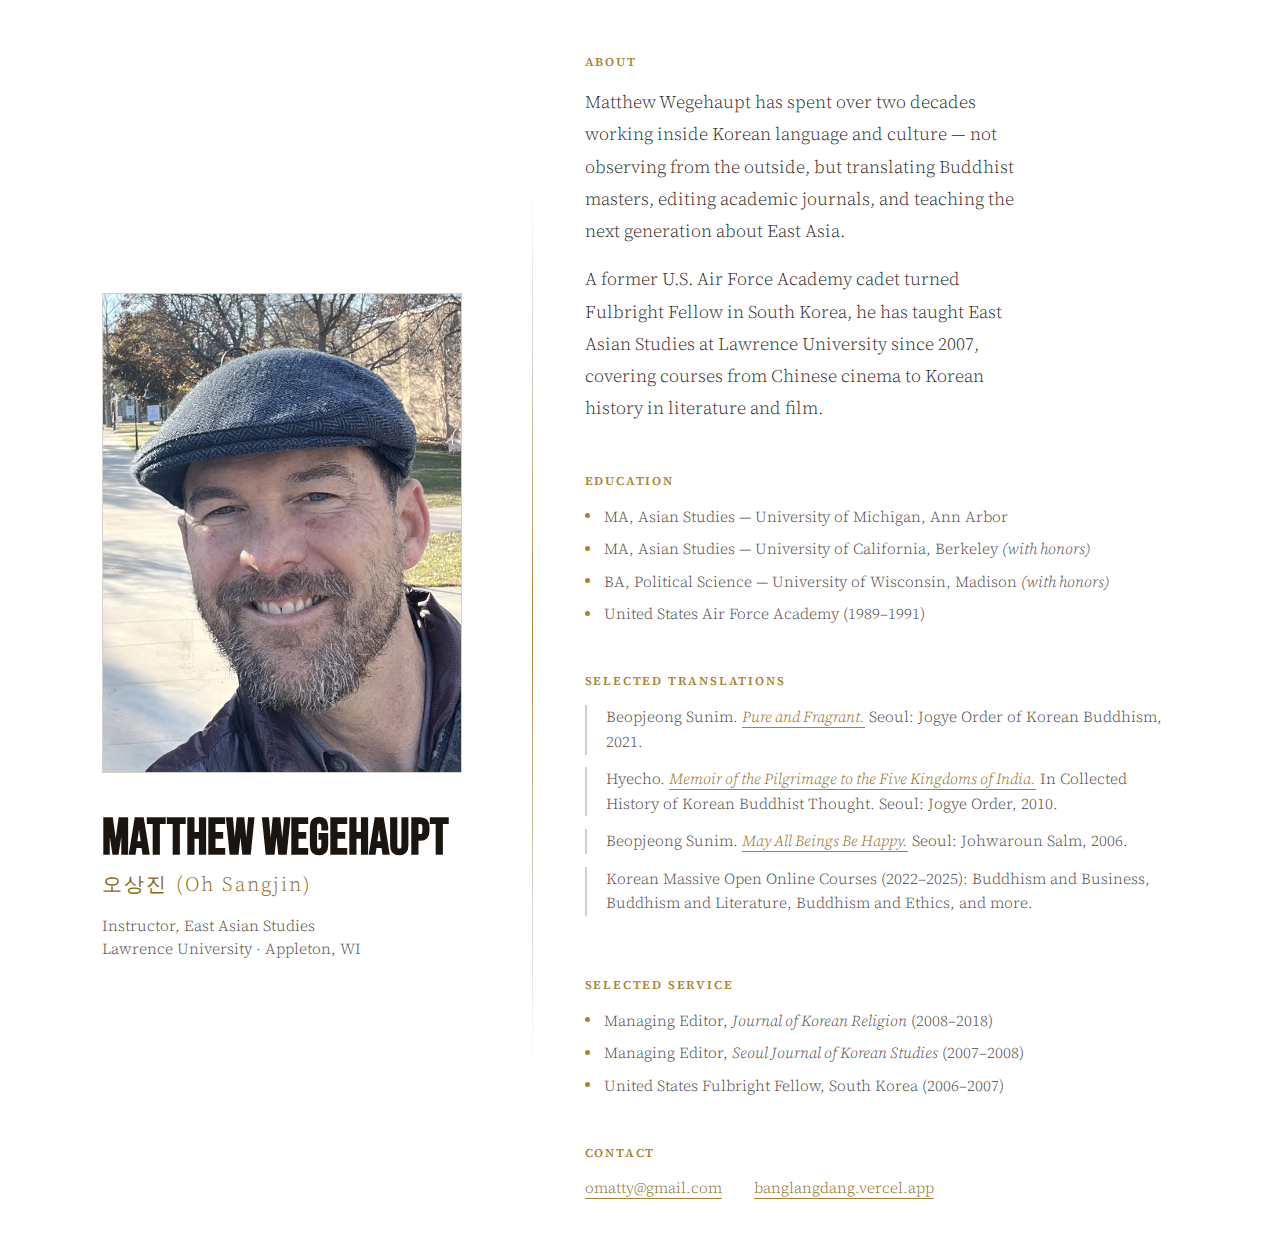
<file: bio.html>
<!DOCTYPE html>
<html lang="en">
<head>
    <meta charset="UTF-8">
    <meta name="viewport" content="width=device-width, initial-scale=1.0">
    <title>Matthew Wegehaupt — 오상진</title>
    <link rel="preconnect" href="https://fonts.googleapis.com">
    <link rel="preconnect" href="https://fonts.gstatic.com" crossorigin>
    <link href="https://fonts.googleapis.com/css2?family=Bebas+Neue&family=Source+Serif+4:ital,opsz,wght@0,8..60,300;0,8..60,400;0,8..60,600;1,8..60,300;1,8..60,400&display=swap" rel="stylesheet">
    <style>
        :root {
            --black: #ffffff;
            --dark: #f8f7f5;
            --dark-surface: #f0eeeb;
            --dark-border: #d4d0c8;
            --warm-gray: #6b6560;
            --light-gray: #4a453f;
            --cream: #2a2520;
            --white: #1a1510;
            --amber: #8b6914;
            --amber-dim: #a68530;
            --font-display: 'Bebas Neue', sans-serif;
            --font-body: 'Source Serif 4', Georgia, serif;
        }

        *, *::before, *::after {
            margin: 0;
            padding: 0;
            box-sizing: border-box;
        }

        html {
            background: var(--black);
        }

        body {
            font-family: var(--font-body);
            background: var(--black);
            color: var(--cream);
            -webkit-font-smoothing: antialiased;
            min-height: 100vh;
        }

        ::selection {
            background: var(--amber);
            color: var(--black);
        }

        /* ---- BACK LINK ---- */
        .back-link {
            position: fixed;
            top: 2rem;
            left: 3vw;
            font-family: var(--font-body);
            font-size: 0.85rem;
            font-weight: 300;
            color: var(--warm-gray);
            text-decoration: none;
            letter-spacing: 0.05em;
            z-index: 100;
            transition: color 0.3s;
        }

        .back-link:hover {
            color: var(--amber);
        }

        /* ---- LAYOUT ---- */
        .bio {
            display: grid;
            grid-template-columns: 1fr 1.4fr;
            min-height: 100vh;
            gap: 0;
        }

        /* ---- LEFT: PHOTO + NAME ---- */
        .bio__photo-col {
            display: flex;
            flex-direction: column;
            justify-content: center;
            padding: 6vh 4vw 6vh 8vw;
            position: relative;
        }

        .bio__photo-col::after {
            content: '';
            position: absolute;
            right: 0;
            top: 15%;
            height: 70%;
            width: 1px;
            background: linear-gradient(
                to bottom,
                transparent,
                var(--dark-border) 20%,
                var(--amber-dim) 50%,
                var(--dark-border) 80%,
                transparent
            );
        }

        .bio__photo-wrapper {
            width: 100%;
            max-width: 360px;
            aspect-ratio: 3 / 4;
            overflow: hidden;
            margin-bottom: 2.5rem;
            position: relative;
        }

        .bio__photo-wrapper::after {
            content: '';
            position: absolute;
            inset: 0;
            border: 1px solid var(--dark-border);
            pointer-events: none;
        }

        .bio__photo {
            width: 100%;
            height: 100%;
            object-fit: cover;
            object-position: center 15%;
            filter: grayscale(0.15) contrast(1.05);
        }

        .bio__name {
            font-family: var(--font-display);
            font-size: clamp(2.2rem, 4vw, 3.5rem);
            line-height: 1;
            color: var(--white);
            margin-bottom: 0.4rem;
        }

        .bio__name-kr {
            font-family: var(--font-body);
            font-size: clamp(1.1rem, 1.6vw, 1.3rem);
            font-weight: 300;
            color: var(--amber);
            letter-spacing: 0.1em;
            margin-bottom: 1rem;
        }

        .bio__role {
            font-family: var(--font-body);
            font-size: clamp(0.9rem, 1.2vw, 1.05rem);
            font-weight: 300;
            color: var(--light-gray);
            line-height: 1.5;
        }

        /* ---- RIGHT: BIO CONTENT ---- */
        .bio__content-col {
            display: flex;
            flex-direction: column;
            justify-content: center;
            padding: 6vh 8vw 6vh 4vw;
        }

        .bio__section {
            margin-bottom: 3rem;
        }

        .bio__section:last-child {
            margin-bottom: 0;
        }

        .bio__section-label {
            font-family: var(--font-body);
            font-size: 0.75rem;
            font-weight: 600;
            text-transform: uppercase;
            letter-spacing: 0.15em;
            color: var(--amber-dim);
            margin-bottom: 1rem;
        }

        .bio__text {
            font-family: var(--font-body);
            font-size: clamp(1rem, 1.4vw, 1.15rem);
            font-weight: 300;
            line-height: 1.8;
            color: var(--cream);
            max-width: 50ch;
        }

        .bio__text + .bio__text {
            margin-top: 1rem;
        }

        /* ---- CREDENTIALS LIST ---- */
        .bio__credentials {
            list-style: none;
            display: flex;
            flex-direction: column;
            gap: 0.6rem;
        }

        .bio__credentials li {
            font-family: var(--font-body);
            font-size: clamp(0.9rem, 1.2vw, 1rem);
            font-weight: 300;
            color: var(--light-gray);
            padding-left: 1.2rem;
            position: relative;
            line-height: 1.5;
        }

        .bio__credentials li::before {
            content: '';
            position: absolute;
            left: 0;
            top: 0.55em;
            width: 5px;
            height: 5px;
            background: var(--amber-dim);
            border-radius: 50%;
        }

        /* ---- PUBLICATIONS ---- */
        .bio__pub {
            font-family: var(--font-body);
            font-size: clamp(0.9rem, 1.2vw, 1rem);
            font-weight: 300;
            color: var(--light-gray);
            line-height: 1.6;
            margin-bottom: 0.8rem;
            padding-left: 1.2rem;
            border-left: 2px solid var(--dark-border);
        }

        .bio__pub em {
            color: var(--cream);
        }

        .bio__pub a {
            color: var(--amber);
            text-decoration: none;
            border-bottom: 1px solid var(--amber-dim);
            transition: border-color 0.3s;
        }

        .bio__pub a:hover {
            border-color: var(--amber);
        }

        .bio__pub a em {
            color: var(--amber);
        }

        /* ---- CONTACT ---- */
        .bio__contact {
            display: flex;
            gap: 2rem;
            align-items: baseline;
        }

        .bio__contact a {
            font-family: var(--font-body);
            font-size: 0.95rem;
            font-weight: 300;
            color: var(--amber);
            text-decoration: none;
            border-bottom: 1px solid var(--amber-dim);
            transition: border-color 0.3s;
        }

        .bio__contact a:hover {
            border-color: var(--amber);
        }

        /* ---- RESPONSIVE ---- */
        @media (max-width: 900px) {
            .bio {
                grid-template-columns: 1fr;
            }

            .bio__photo-col {
                padding: 4vh 6vw;
                align-items: flex-start;
            }

            .bio__photo-col::after {
                display: none;
            }

            .bio__photo-wrapper {
                max-width: 280px;
            }

            .bio__content-col {
                padding: 2vh 6vw 6vh;
            }
        }
    </style>
</head>
<body>

    <div class="bio">

        <!-- LEFT COLUMN -->
        <div class="bio__photo-col">
            <div class="bio__photo-wrapper">
                <img src="images/headshot.jpg" alt="Matthew Wegehaupt" class="bio__photo">
            </div>
            <h1 class="bio__name">Matthew Wegehaupt</h1>
            <p class="bio__name-kr">오상진 (Oh Sangjin)</p>
            <p class="bio__role">
                Instructor, East Asian Studies<br>
                Lawrence University &middot; Appleton, WI
            </p>
        </div>

        <!-- RIGHT COLUMN -->
        <div class="bio__content-col">

            <div class="bio__section">
                <p class="bio__section-label">About</p>
                <p class="bio__text">
                    Matthew Wegehaupt has spent over two decades working inside Korean language and culture — not observing from the outside, but translating Buddhist masters, editing academic journals, and teaching the next generation about East Asia.
                </p>
                <p class="bio__text">
                    A former U.S. Air Force Academy cadet turned Fulbright Fellow in South Korea, he has taught East Asian Studies at Lawrence University since 2007, covering courses from Chinese cinema to Korean history in literature and film.
                </p>
            </div>

            <div class="bio__section">
                <p class="bio__section-label">Education</p>
                <ul class="bio__credentials">
                    <li>MA, Asian Studies — University of Michigan, Ann Arbor</li>
                    <li>MA, Asian Studies — University of California, Berkeley <em>(with honors)</em></li>
                    <li>BA, Political Science — University of Wisconsin, Madison <em>(with honors)</em></li>
                    <li>United States Air Force Academy (1989–1991)</li>
                </ul>
            </div>

            <div class="bio__section">
                <p class="bio__section-label">Selected Translations</p>
                <p class="bio__pub">
                    Beopjeong Sunim. <a href="https://books.google.com/books/about/Pure_and_Fragrant.html?id=qQ_qEAAAQBAJ" target="_blank" rel="noopener"><em>Pure and Fragrant.</em></a> Seoul: Jogye Order of Korean Buddhism, 2021.
                </p>
                <p class="bio__pub">
                    Hyecho. <a href="https://www.buddhistelibrary.org/en/albums/central/Dhamma_books/10_Culture_web.pdf#page=35" target="_blank" rel="noopener"><em>Memoir of the Pilgrimage to the Five Kingdoms of India.</em></a> In Collected History of Korean Buddhist Thought. Seoul: Jogye Order, 2010.
                </p>
                <p class="bio__pub">
                    Beopjeong Sunim. <a href="https://www.amazon.com/May-All-Beings-Happy-English/dp/8995757736" target="_blank" rel="noopener"><em>May All Beings Be Happy.</em></a> Seoul: Johwaroun Salm, 2006.
                </p>
                <p class="bio__pub">
                    Korean Massive Open Online Courses (2022–2025): Buddhism and Business, Buddhism and Literature, Buddhism and Ethics, and more.
                </p>
            </div>

            <div class="bio__section">
                <p class="bio__section-label">Selected Service</p>
                <ul class="bio__credentials">
                    <li>Managing Editor, <em>Journal of Korean Religion</em> (2008–2018)</li>
                    <li>Managing Editor, <em>Seoul Journal of Korean Studies</em> (2007–2008)</li>
                    <li>United States Fulbright Fellow, South Korea (2006–2007)</li>
                </ul>
            </div>

            <div class="bio__section">
                <p class="bio__section-label">Contact</p>
                <div class="bio__contact">
                    <a href="mailto:omatty@gmail.com">omatty@gmail.com</a>
                    <a href="https://banglangdang.vercel.app" target="_blank" rel="noopener">banglangdang.vercel.app</a>
                </div>
            </div>

        </div>
    </div>

</body>
</html>
</file>
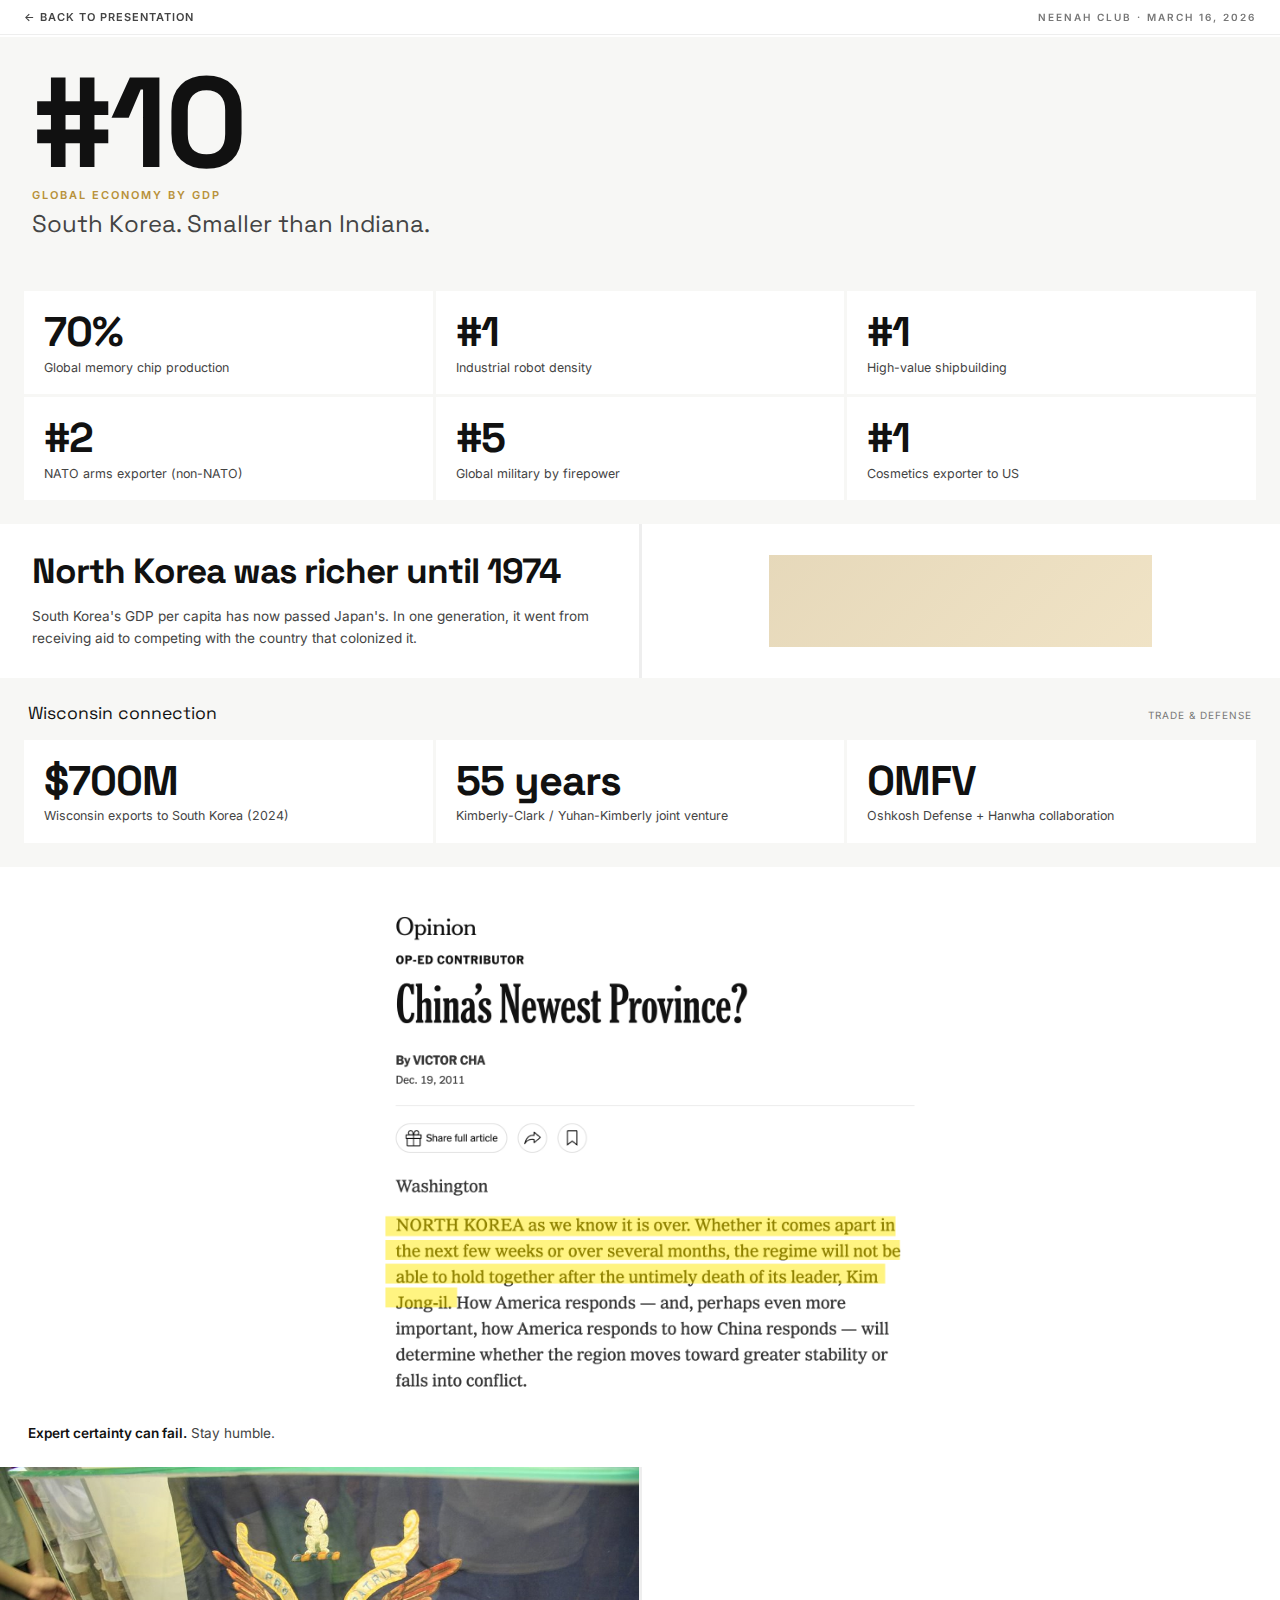
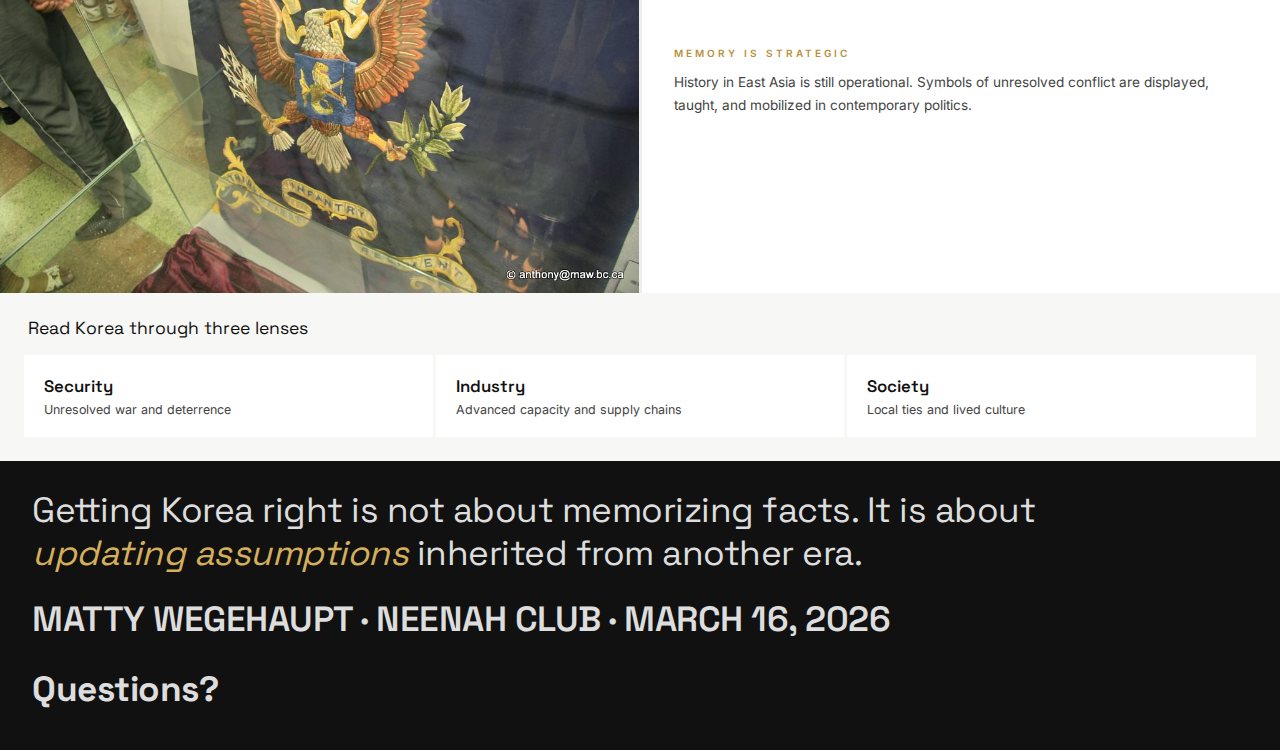
<file: southkorea.html>
<!DOCTYPE html>
<html lang="en">
<head>
    <meta charset="UTF-8">
    <meta name="viewport" content="width=device-width, initial-scale=1.0">
    <title>South Korea: The Invisible Power - Neenah Club</title>
    <link rel="preconnect" href="https://fonts.googleapis.com">
    <link rel="preconnect" href="https://fonts.gstatic.com" crossorigin>
    <link href="https://fonts.googleapis.com/css2?family=Space+Grotesk:wght@400;500;600;700&family=Inter:wght@400;500;600;700&display=swap" rel="stylesheet">
    <style>
        :root {
            --black: #111;
            --gray-900: #222;
            --gray-700: #444;
            --gray-500: #777;
            --gray-300: #bbb;
            --gray-100: #eee;
            --surface: #f7f7f5;
            --white: #fff;
            --amber: #b8913a;
            --amber-light: #d4af5b;
            --font-display: 'Space Grotesk', sans-serif;
            --font-body: 'Inter', sans-serif;
        }

        *, *::before, *::after { margin: 0; padding: 0; box-sizing: border-box; }

        body {
            font-family: var(--font-body);
            background: var(--white);
            color: var(--black);
            -webkit-font-smoothing: antialiased;
        }

        img { display: block; width: 100%; height: 100%; object-fit: cover; }

        a { color: var(--amber); text-decoration: none; }
        a:hover { text-decoration: underline; }

        /* ---- BREADCRUMB ---- */

        .breadcrumb {
            position: fixed;
            top: 0;
            left: 0;
            right: 0;
            padding: 10px 24px;
            font-size: 11px;
            font-weight: 600;
            letter-spacing: 1px;
            text-transform: uppercase;
            background: rgba(255,255,255,0.95);
            backdrop-filter: blur(8px);
            z-index: 100;
            display: flex;
            justify-content: space-between;
            align-items: center;
            border-bottom: 1px solid var(--gray-100);
        }

        .breadcrumb a { color: var(--gray-700); }
        .breadcrumb a:hover { color: var(--black); }

        .breadcrumb__tag {
            color: var(--gray-500);
            font-size: 10px;
            letter-spacing: 2px;
        }

        /* ---- HERO ---- */

        .hero {
            margin-top: 37px;
            padding: 28px 32px;
            background: var(--surface);
        }

        .hero__number {
            font-family: var(--font-display);
            font-size: clamp(4rem, 10vw, 8rem);
            font-weight: 700;
            line-height: 0.9;
            letter-spacing: -3px;
            color: var(--black);
        }

        .hero__label {
            font-size: 11px;
            font-weight: 600;
            letter-spacing: 2px;
            text-transform: uppercase;
            color: var(--amber);
            margin-top: 8px;
        }

        .hero__sub {
            font-family: var(--font-display);
            font-size: clamp(1.1rem, 2vw, 1.5rem);
            color: var(--gray-700);
            margin-top: 6px;
        }

        /* ---- STATS GRID ---- */

        .stats {
            padding: 24px;
            background: var(--surface);
        }

        .stats__grid {
            display: grid;
            grid-template-columns: repeat(3, 1fr);
            gap: 3px;
        }

        .stat-card {
            background: var(--white);
            padding: 20px 20px 18px;
        }

        .stat-card__number {
            font-family: var(--font-display);
            font-size: clamp(1.8rem, 3.5vw, 2.6rem);
            font-weight: 700;
            line-height: 1;
            letter-spacing: -1px;
            color: var(--black);
        }

        .stat-card__label {
            font-size: 0.78rem;
            line-height: 1.4;
            color: var(--gray-700);
            margin-top: 6px;
        }

        /* ---- CROSSOVER ---- */

        .crossover {
            display: grid;
            grid-template-columns: 1fr 1fr;
            gap: 3px;
            background: var(--gray-100);
        }

        .crossover__text {
            padding: 28px 32px;
            background: var(--white);
        }

        .crossover__text h2 {
            font-family: var(--font-display);
            font-size: clamp(1.5rem, 3vw, 2.2rem);
            line-height: 1.1;
            letter-spacing: -1px;
            color: var(--black);
            margin-bottom: 14px;
        }

        .crossover__text p {
            font-size: 0.85rem;
            line-height: 1.65;
            color: var(--gray-700);
        }

        .crossover__accent {
            background: var(--white);
            display: flex;
            align-items: center;
            justify-content: center;
        }

        .crossover__accent-block {
            width: 60%;
            height: 60%;
            background: linear-gradient(135deg, var(--amber), var(--amber-light));
            opacity: 0.35;
        }

        /* ---- WISCONSIN ---- */

        .wisconsin {
            padding: 24px;
            background: var(--surface);
        }

        .wisconsin__header {
            display: flex;
            justify-content: space-between;
            align-items: baseline;
            margin-bottom: 16px;
            padding: 0 4px;
        }

        .wisconsin__title {
            font-family: var(--font-display);
            font-size: 1.1rem;
            color: var(--black);
        }

        .wisconsin__note {
            font-size: 10px;
            color: var(--gray-500);
            letter-spacing: 1px;
            text-transform: uppercase;
        }

        .wisconsin__grid {
            display: grid;
            grid-template-columns: repeat(3, 1fr);
            gap: 3px;
        }

        /* ---- EXPERT CERTAINTY ---- */

        .expert {
            background: var(--white);
            padding: 24px;
        }

        .expert__image {
            max-height: 520px;
            overflow: hidden;
        }

        .expert__image img {
            object-fit: contain;
            height: auto;
            max-height: 520px;
        }

        .expert__caption {
            padding: 12px 4px 0;
            font-size: 0.85rem;
            line-height: 1.5;
            color: var(--gray-700);
        }

        .expert__caption strong {
            color: var(--black);
            font-weight: 600;
        }

        /* ---- MEMORY ---- */

        .memory {
            display: grid;
            grid-template-columns: 1fr 1fr;
            gap: 3px;
            background: var(--gray-100);
        }

        .memory__image {
            overflow: hidden;
            background: var(--white);
        }

        .memory__image img {
            height: 100%;
            object-fit: cover;
        }

        .memory__text {
            padding: 28px 32px;
            background: var(--white);
            display: flex;
            flex-direction: column;
            justify-content: center;
        }

        .memory__text .section-label {
            font-size: 10px;
            font-weight: 600;
            letter-spacing: 3px;
            text-transform: uppercase;
            color: var(--amber);
            margin-bottom: 10px;
        }

        .memory__text p {
            font-size: 0.85rem;
            line-height: 1.65;
            color: var(--gray-700);
        }

        /* ---- THREE LENSES ---- */

        .lenses {
            padding: 24px;
            background: var(--surface);
        }

        .lenses__header {
            padding: 0 4px;
            margin-bottom: 16px;
        }

        .lenses__title {
            font-family: var(--font-display);
            font-size: 1.1rem;
            color: var(--black);
        }

        .lenses__grid {
            display: grid;
            grid-template-columns: repeat(3, 1fr);
            gap: 3px;
        }

        .lens-card {
            background: var(--white);
            padding: 20px 20px 18px;
        }

        .lens-card__name {
            font-family: var(--font-display);
            font-size: 1.05rem;
            font-weight: 600;
            color: var(--black);
            margin-bottom: 4px;
        }

        .lens-card__desc {
            font-size: 0.78rem;
            line-height: 1.45;
            color: var(--gray-700);
        }

        /* ---- BOTTOM LINE ---- */

        .bottomline {
            padding: 28px 32px 20px;
            background: var(--black);
        }

        .bottomline p {
            font-family: var(--font-display);
            font-size: clamp(1.4rem, 2.8vw, 2.2rem);
            line-height: 1.2;
            letter-spacing: -0.5px;
            color: #ddd;
            max-width: 50ch;
        }

        .bottomline em {
            color: var(--amber-light);
            font-style: italic;
        }

        .bottomline__presenter {
            margin-top: 24px;
            font-size: 11px;
            font-weight: 600;
            letter-spacing: 2px;
            text-transform: uppercase;
            color: var(--gray-500);
        }

        .bottomline__questions {
            margin-top: 28px;
            font-family: var(--font-display);
            font-size: clamp(1.8rem, 4vw, 3rem);
            font-weight: 700;
            letter-spacing: -1px;
            color: var(--amber-light);
            padding-bottom: 20px;
        }

        /* ---- RESPONSIVE ---- */

        @media (max-width: 900px) {
            .stats { padding: 16px; }
            .stats__grid { grid-template-columns: 1fr 1fr; }
            .crossover { grid-template-columns: 1fr; }
            .crossover__accent { display: none; }
            .wisconsin { padding: 16px; }
            .wisconsin__grid { grid-template-columns: 1fr; gap: 2px; }
            .expert { padding: 16px; }
            .memory { grid-template-columns: 1fr; }
            .lenses { padding: 16px; }
            .lenses__grid { grid-template-columns: 1fr; gap: 2px; }
            .bottomline { padding: 20px 16px 16px; }
            .hero { padding: 20px 16px; }
        }
    </style>
</head>
<body>

    <nav class="breadcrumb">
        <a href="index.html">&larr; Back to Presentation</a>
        <span class="breadcrumb__tag">Neenah Club &middot; March 16, 2026</span>
    </nav>

    <!-- HERO -->

    <header class="hero">
        <span class="hero__number">#10</span>
        <p class="hero__label">Global economy by GDP</p>
        <p class="hero__sub">South Korea. Smaller than Indiana.</p>
    </header>

    <!-- STATS GRID -->

    <section class="stats">
        <div class="stats__grid">
            <div class="stat-card">
                <p class="stat-card__number">70%</p>
                <p class="stat-card__label">Global memory chip production</p>
            </div>
            <div class="stat-card">
                <p class="stat-card__number">#1</p>
                <p class="stat-card__label">Industrial robot density</p>
            </div>
            <div class="stat-card">
                <p class="stat-card__number">#1</p>
                <p class="stat-card__label">High-value shipbuilding</p>
            </div>
            <div class="stat-card">
                <p class="stat-card__number">#2</p>
                <p class="stat-card__label">NATO arms exporter (non-NATO)</p>
            </div>
            <div class="stat-card">
                <p class="stat-card__number">#5</p>
                <p class="stat-card__label">Global military by firepower</p>
            </div>
            <div class="stat-card">
                <p class="stat-card__number">#1</p>
                <p class="stat-card__label">Cosmetics exporter to US</p>
            </div>
        </div>
    </section>

    <!-- THE CROSSOVER -->

    <section class="crossover">
        <div class="crossover__text">
            <h2>North Korea was richer until 1974</h2>
            <p>South Korea's GDP per capita has now passed Japan's. In one generation, it went from receiving aid to competing with the country that colonized it.</p>
        </div>
        <div class="crossover__accent">
            <div class="crossover__accent-block"></div>
        </div>
    </section>

    <!-- WISCONSIN CONNECTION -->

    <section class="wisconsin">
        <div class="wisconsin__header">
            <span class="wisconsin__title">Wisconsin connection</span>
            <span class="wisconsin__note">Trade &amp; defense</span>
        </div>
        <div class="wisconsin__grid">
            <div class="stat-card">
                <p class="stat-card__number">$700M</p>
                <p class="stat-card__label">Wisconsin exports to South Korea (2024)</p>
            </div>
            <div class="stat-card">
                <p class="stat-card__number">55 years</p>
                <p class="stat-card__label">Kimberly-Clark / Yuhan-Kimberly joint venture</p>
            </div>
            <div class="stat-card">
                <p class="stat-card__number">OMFV</p>
                <p class="stat-card__label">Oshkosh Defense + Hanwha collaboration</p>
            </div>
        </div>
    </section>

    <!-- EXPERT CERTAINTY -->

    <section class="expert">
        <div class="expert__image">
            <img src="images/cha-nyt-highlighted.png" alt="Victor Cha quoted in the New York Times, highlighted passage">
        </div>
        <p class="expert__caption"><strong>Expert certainty can fail.</strong> Stay humble.</p>
    </section>

    <!-- MEMORY IS STRATEGIC -->

    <section class="memory">
        <div class="memory__image">
            <img src="images/us-flag-beijing-museum.jpg" alt="American flag displayed in a Beijing military museum">
        </div>
        <div class="memory__text">
            <p class="section-label">Memory is strategic</p>
            <p>History in East Asia is still operational. Symbols of unresolved conflict are displayed, taught, and mobilized in contemporary politics.</p>
        </div>
    </section>

    <!-- THREE LENSES -->

    <section class="lenses">
        <div class="lenses__header">
            <span class="lenses__title">Read Korea through three lenses</span>
        </div>
        <div class="lenses__grid">
            <div class="lens-card">
                <p class="lens-card__name">Security</p>
                <p class="lens-card__desc">Unresolved war and deterrence</p>
            </div>
            <div class="lens-card">
                <p class="lens-card__name">Industry</p>
                <p class="lens-card__desc">Advanced capacity and supply chains</p>
            </div>
            <div class="lens-card">
                <p class="lens-card__name">Society</p>
                <p class="lens-card__desc">Local ties and lived culture</p>
            </div>
        </div>
    </section>

    <!-- BOTTOM LINE -->

    <footer class="bottomline">
        <p>Getting Korea right is not about memorizing facts. It is about <em>updating assumptions</em> inherited from another era.</p>
        <p class="bottomline__presenter">Matty Wegehaupt &middot; Neenah Club &middot; March 16, 2026</p>
        <p class="bottomline__questions">Questions?</p>
    </footer>

</body>
</html>
</file>
